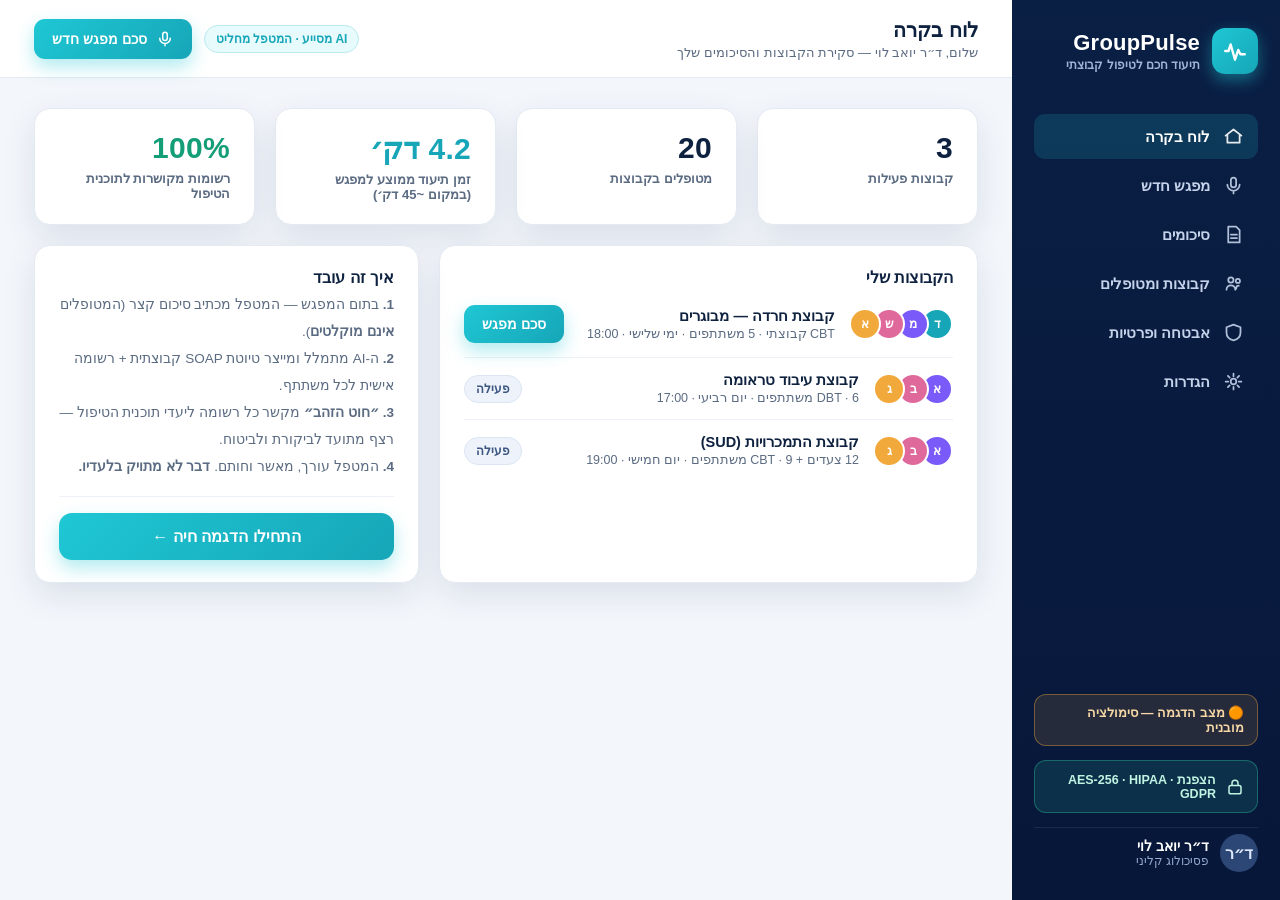
<file: index.html>
<!doctype html>
<html lang="he" dir="rtl">
<head>
<meta charset="utf-8">
<title>GroupPulse</title>
<script>location.replace('app/' + location.search)</script>
<noscript><meta http-equiv="refresh" content="0; url=app/"></noscript>
</head>
<body>
<p>מעביר לדמו... <a href="app/">לחצו כאן אם לא הועברתם</a></p>
</body>
</html>
</file>
<file: app/styles.css>
/* GroupPulse — live demo app (RTL, navy/turquoise) */
:root{
  --navy-900:#07173a;
  --navy-800:#0A1F44;
  --navy-700:#12305C;
  --navy-600:#1B3E73;
  --turq-500:#1FC7D4;
  --turq-600:#16A6B8;
  --turq-050:#E7FAFC;
  --teal-500:#2FD4A8;
  --amber-500:#F2A93B;
  --red-500:#E5484D;
  --bg:#F3F6FB;
  --card:#FFFFFF;
  --ink:#0E2240;
  --muted:#5B6B82;
  --line:#E4EAF2;
  --line-2:#EEF2F8;
  --shadow:0 12px 34px rgba(13,38,77,.10);
  --radius:16px;
}
*{box-sizing:border-box;margin:0;padding:0}
html,body{height:100%}
body{font-family:"Segoe UI","Heebo","Assistant",Arial,sans-serif;color:var(--ink);background:var(--bg)}
.stage{min-height:100vh;display:flex;align-items:stretch}

/* ---------- Sidebar ---------- */
.sidebar{width:268px;flex:none;background:linear-gradient(180deg,var(--navy-800),var(--navy-900));
  color:#fff;padding:28px 22px;display:flex;flex-direction:column;gap:8px;position:sticky;top:0;height:100vh}
.brand{display:flex;align-items:center;gap:12px;margin-bottom:26px}
.brand .logo{width:46px;height:46px;border-radius:13px;background:linear-gradient(135deg,var(--turq-500),var(--turq-600));
  display:flex;align-items:center;justify-content:center;box-shadow:0 6px 16px rgba(31,199,212,.45)}
.brand .logo svg{width:26px;height:26px}
.brand h1{font-size:22px;font-weight:800;letter-spacing:.2px}
.brand span{display:block;font-size:11.5px;color:#9FB4D6;font-weight:600;margin-top:2px}
.nav{display:flex;flex-direction:column;gap:4px;margin-top:6px}
.nav a{display:flex;align-items:center;gap:13px;padding:12px 14px;border-radius:11px;
  color:#C4D2EA;font-size:15px;font-weight:600;text-decoration:none;cursor:pointer}
.nav a svg{width:21px;height:21px;flex:none;opacity:.9}
.nav a.active{background:rgba(31,199,212,.16);color:#fff}
.nav a:hover{background:rgba(255,255,255,.06);color:#fff}
.side-foot{margin-top:auto;display:flex;flex-direction:column;gap:14px}
.secure-pill{display:flex;align-items:center;gap:10px;background:rgba(47,212,168,.13);
  border:1px solid rgba(47,212,168,.35);border-radius:12px;padding:11px 13px;color:#BFF3E2;font-size:12.5px;font-weight:700}
.secure-pill svg{width:18px;height:18px;flex:none}
.mode-pill{display:flex;align-items:center;gap:10px;border-radius:12px;padding:10px 13px;font-size:12.5px;font-weight:700;cursor:pointer;border:1px solid transparent}
.mode-pill.sim{background:rgba(242,169,59,.13);border-color:rgba(242,169,59,.4);color:#F8D9A6}
.mode-pill.live{background:rgba(31,199,212,.13);border-color:rgba(31,199,212,.4);color:#AEEDF3}
.user{display:flex;align-items:center;gap:11px;padding-top:6px;border-top:1px solid rgba(255,255,255,.08)}
.user .ava{width:38px;height:38px;border-radius:50%;background:#2C4775;display:flex;align-items:center;justify-content:center;font-weight:700;color:#DCE7FA;flex:none}
.user .nm{font-size:13.5px;font-weight:700}
.user .rl{font-size:11.5px;color:#93A8CE}

/* ---------- Main ---------- */
.main{flex:1;display:flex;flex-direction:column;min-width:0}
.topbar{min-height:78px;background:#fff;border-bottom:1px solid var(--line);
  display:flex;align-items:center;justify-content:space-between;padding:14px 34px;flex:none;gap:14px;flex-wrap:wrap}
.topbar .pg h2{font-size:20px;font-weight:800}
.topbar .pg p{font-size:13px;color:var(--muted);margin-top:3px}
.topbar .acts{display:flex;align-items:center;gap:12px;flex-wrap:wrap}
.btn{border:none;cursor:pointer;border-radius:11px;font-weight:700;font-size:14px;
  padding:11px 18px;display:inline-flex;align-items:center;gap:9px;font-family:inherit;transition:filter .15s}
.btn:hover{filter:brightness(1.06)}
.btn:disabled{opacity:.45;cursor:not-allowed}
.btn svg{width:18px;height:18px}
.btn-primary{background:linear-gradient(135deg,var(--turq-500),var(--turq-600));color:#fff;box-shadow:0 8px 18px rgba(31,199,212,.35)}
.btn-ghost{background:#fff;border:1px solid var(--line);color:var(--ink)}
.btn-navy{background:var(--navy-700);color:#fff}
.btn-success{background:linear-gradient(135deg,#2FD4A8,#1FB48C);color:#fff;box-shadow:0 8px 18px rgba(47,212,168,.35)}
.btn-danger{background:#fff;border:1px solid #F5C6C8;color:#C0353A}
.btn-lg{font-size:16px;padding:14px 26px;border-radius:13px}
.content{padding:30px 34px;flex:1;overflow-y:auto}

.grid{display:grid;gap:20px}
.card{background:var(--card);border:1px solid var(--line);border-radius:var(--radius);box-shadow:var(--shadow)}
.pad{padding:22px 24px}
.section-title{font-size:16px;font-weight:800;margin-bottom:4px}
.muted{color:var(--muted)}
.badge{display:inline-flex;align-items:center;gap:7px;font-size:12px;font-weight:800;padding:6px 11px;border-radius:999px}
.b-draft{background:#FEF3E2;color:#C77E16;border:1px solid #F6D9A8}
.b-ai{background:var(--turq-050);color:var(--turq-600);border:1px solid #BCEBEF}
.b-secure{background:#E8FAF3;color:#149E78;border:1px solid #B7ECD9}
.b-soft{background:#EEF3FB;color:#3C5680;border:1px solid #DBE5F4}
.b-approved{background:#E8FAF3;color:#149E78;border:1px solid #B7ECD9}
.b-crisis{background:#FDECEC;color:#C0353A;border:1px solid #F5C6C8}
.kpi{display:flex;flex-direction:column;gap:6px}
.kpi .v{font-size:30px;font-weight:800;letter-spacing:.3px}
.kpi .l{font-size:13px;color:var(--muted);font-weight:600}
.av-sm{width:40px;height:40px;border-radius:50%;display:flex;align-items:center;justify-content:center;font-weight:800;font-size:14px;color:#fff;flex:none}
.divider{height:1px;background:var(--line-2);margin:16px 0}

/* ---------- Dashboard ---------- */
.kpis{grid-template-columns:repeat(4,1fr)}
.dash-grid{grid-template-columns:1.4fr 1fr;margin-top:20px}
.g-row{display:flex;align-items:center;gap:14px;padding:14px 0;border-bottom:1px solid var(--line-2)}
.g-row:last-child{border-bottom:none}
.g-row .info{flex:1;min-width:0}
.g-row .nm{font-weight:800;font-size:14.5px}
.g-row .sub{font-size:12.5px;color:var(--muted);margin-top:2px}
.avs{display:flex}
.avs .av-sm{width:32px;height:32px;font-size:12px;margin-inline-start:-8px;border:2px solid #fff}
.avs .av-sm:first-child{margin-inline-start:0}

/* ---------- Dictation ---------- */
.dict-wrap{max-width:860px;margin:0 auto;display:flex;flex-direction:column;gap:20px}
.rec-card{display:flex;flex-direction:column;align-items:center;gap:16px;padding:34px 28px;text-align:center}
.no-rec-pill{display:inline-flex;align-items:center;gap:8px;background:var(--turq-050);color:var(--turq-600);
  border:1px solid #BCEBEF;border-radius:999px;padding:7px 15px;font-size:13px;font-weight:700}
.mic-btn{width:120px;height:120px;border-radius:50%;border:none;cursor:pointer;
  background:linear-gradient(135deg,var(--turq-500),var(--turq-600));color:#fff;
  display:flex;align-items:center;justify-content:center;box-shadow:0 12px 34px rgba(31,199,212,.45);transition:transform .15s}
.mic-btn:hover{transform:scale(1.04)}
.mic-btn svg{width:48px;height:48px}
.mic-btn.rec{background:linear-gradient(135deg,#E5484D,#C0353A);box-shadow:0 12px 34px rgba(229,72,77,.4);animation:pulse 1.4s infinite}
@keyframes pulse{0%{box-shadow:0 0 0 0 rgba(229,72,77,.45)}70%{box-shadow:0 0 0 22px rgba(229,72,77,0)}100%{box-shadow:0 0 0 0 rgba(229,72,77,0)}}
.timer{font-size:34px;font-weight:800;font-variant-numeric:tabular-nums;letter-spacing:1px}
.wave{display:flex;align-items:center;gap:4px;height:44px}
.wave i{width:5px;border-radius:3px;background:var(--turq-500);height:8px}
.wave.on i{animation:wv .9s ease-in-out infinite}
@keyframes wv{0%,100%{height:8px}50%{height:38px}}
.transcript{width:100%;min-height:170px;border:1px solid var(--line);border-radius:13px;padding:16px 18px;
  font-family:inherit;font-size:15px;line-height:1.9;resize:vertical;background:#fff;color:var(--ink)}
.transcript:focus{outline:2px solid var(--turq-500);border-color:transparent}
.dict-actions{display:flex;gap:12px;justify-content:center;flex-wrap:wrap}
.hint{font-size:12.5px;color:var(--muted)}

/* ---------- Processing ---------- */
.proc-wrap{max-width:620px;margin:60px auto;display:flex;flex-direction:column;gap:14px}
.step{display:flex;align-items:center;gap:14px;background:#fff;border:1px solid var(--line);border-radius:13px;padding:16px 20px;box-shadow:var(--shadow);opacity:.45;transition:opacity .3s}
.step.on{opacity:1}
.step .ic{width:40px;height:40px;border-radius:11px;background:var(--turq-050);display:flex;align-items:center;justify-content:center;flex:none}
.step .ic svg{width:21px;height:21px}
.step b{font-size:14.5px}
.step p{font-size:12.5px;color:var(--muted);margin-top:2px}
.step .st{margin-inline-start:auto;font-size:13px;font-weight:800;color:var(--muted)}
.step.done .st{color:#149E78}
.step.on:not(.done) .st{color:var(--turq-600)}
.spin{display:inline-block;width:15px;height:15px;border:2.5px solid var(--turq-050);border-top-color:var(--turq-600);border-radius:50%;animation:sp .8s linear infinite;vertical-align:middle}
@keyframes sp{to{transform:rotate(360deg)}}

/* ---------- Results ---------- */
.crisis-banner{display:flex;align-items:flex-start;gap:14px;background:#FDECEC;border:1.5px solid #F0A9AC;border-radius:14px;padding:16px 20px;margin-bottom:20px}
.crisis-banner .ic{width:42px;height:42px;border-radius:11px;background:#F9D3D4;display:flex;align-items:center;justify-content:center;flex:none}
.crisis-banner b{color:#A32226;font-size:15px}
.crisis-banner p{font-size:13px;color:#7A3336;margin-top:3px;line-height:1.7}
.hitl-banner{display:flex;align-items:center;gap:12px;background:linear-gradient(90deg,#0A1F44,#12305C);color:#fff;border-radius:14px;padding:14px 20px;margin-bottom:20px}
.hitl-banner .ic{width:40px;height:40px;border-radius:11px;background:rgba(31,199,212,.2);display:flex;align-items:center;justify-content:center;flex:none}
.hitl-banner .ic svg{width:22px;height:22px}
.hitl-banner b{font-size:14px}
.hitl-banner p{font-size:12px;color:#AFC0E0;margin-top:2px}
.res-grid{display:grid;grid-template-columns:1fr;gap:20px}
.tabs{display:flex;gap:8px;flex-wrap:wrap;margin-bottom:18px}
.tab{border:1px solid var(--line);background:#fff;border-radius:999px;padding:9px 17px;font-weight:700;font-size:13.5px;cursor:pointer;font-family:inherit;color:var(--ink);display:inline-flex;align-items:center;gap:8px}
.tab.active{background:var(--navy-700);color:#fff;border-color:var(--navy-700)}
.tab .st-dot{width:8px;height:8px;border-radius:50%;background:var(--amber-500)}
.tab .st-dot.ok{background:var(--teal-500)}
.note-head{display:flex;align-items:center;justify-content:space-between;gap:12px;flex-wrap:wrap;margin-bottom:14px}
.note-head h3{font-size:17px;font-weight:800;display:flex;align-items:center;gap:10px}
.note-body{border:1px solid var(--line);border-radius:13px;padding:4px}
.note-edit{width:100%;min-height:220px;border:none;padding:16px 18px;font-family:inherit;font-size:14.5px;line-height:2;resize:vertical;background:transparent;color:var(--ink)}
.note-edit:focus{outline:2px solid var(--turq-500);border-radius:11px}
.soap-tag{display:inline-block;background:var(--turq-050);color:#0E7C8A;font-weight:800;border-radius:6px;padding:1px 8px;font-size:12.5px}
.note-foot{display:flex;align-items:center;justify-content:space-between;gap:12px;margin-top:14px;flex-wrap:wrap}
.signed{font-size:12.5px;color:#149E78;font-weight:700}

/* golden thread */
.gt-panel{background:#FBF7EC;border:1px solid #EBD9A8;border-radius:13px;padding:16px 18px;margin-top:16px}
.gt-panel .gt-head{display:flex;align-items:center;gap:9px;font-weight:800;font-size:13.5px;color:#8A6A14;margin-bottom:10px}
.gt-item{display:flex;align-items:flex-start;gap:10px;padding:8px 0;border-bottom:1px dashed #EBD9A8;font-size:13px;line-height:1.7}
.gt-item:last-child{border-bottom:none}
.gt-item .gdot{width:9px;height:9px;border-radius:50%;background:#D9A620;flex:none;margin-top:7px}
.gt-item b{color:#6E5410}
.gt-item .prog{margin-inline-start:auto;flex:none;font-size:11.5px;font-weight:800;padding:3px 9px;border-radius:999px}
.prog.up{background:#E8FAF3;color:#149E78}
.prog.same{background:#EEF3FB;color:#3C5680}
.prog.down{background:#FDECEC;color:#C0353A}

/* ---------- Patients / groups view ---------- */
.p-grid{grid-template-columns:repeat(auto-fill,minmax(300px,1fr))}
.p-card .top{display:flex;align-items:center;gap:13px;margin-bottom:12px}
.p-card h4{font-size:15.5px;font-weight:800}
.p-card .dx{font-size:12.5px;color:var(--muted);margin-top:2px}
.goal{display:flex;align-items:center;gap:9px;font-size:13px;padding:7px 0;border-bottom:1px solid var(--line-2)}
.goal:last-child{border-bottom:none}
.goal .gdot{width:8px;height:8px;border-radius:50%;background:var(--turq-500);flex:none}

/* ---------- Security view ---------- */
.sec-grid{grid-template-columns:repeat(auto-fill,minmax(280px,1fr))}
.sec-card{display:flex;gap:14px;align-items:flex-start}
.sec-card .ic{width:44px;height:44px;border-radius:12px;background:var(--turq-050);display:flex;align-items:center;justify-content:center;flex:none}
.sec-card .ic svg{width:23px;height:23px}
.sec-card b{font-size:14.5px}
.sec-card p{font-size:13px;color:var(--muted);margin-top:4px;line-height:1.7}

/* ---------- Modal ---------- */
.modal-bg{position:fixed;inset:0;background:rgba(7,23,58,.55);display:none;align-items:center;justify-content:center;z-index:50;padding:20px}
.modal-bg.open{display:flex}
.modal{background:#fff;border-radius:18px;max-width:520px;width:100%;padding:28px;box-shadow:0 30px 80px rgba(7,23,58,.35)}
.modal h3{font-size:18px;font-weight:800;margin-bottom:6px}
.modal p{font-size:13.5px;color:var(--muted);line-height:1.8}
.modal input{width:100%;border:1px solid var(--line);border-radius:11px;padding:12px 14px;font-size:14px;font-family:inherit;margin:14px 0;direction:ltr;text-align:left}
.modal .row{display:flex;gap:10px;justify-content:flex-end;flex-wrap:wrap}

/* toast */
.toast{position:fixed;bottom:26px;inset-inline-start:50%;transform:translateX(50%);background:var(--navy-800);color:#fff;
  border-radius:12px;padding:13px 22px;font-weight:700;font-size:14px;box-shadow:0 14px 40px rgba(7,23,58,.4);z-index:60;
  opacity:0;pointer-events:none;transition:opacity .25s}
[dir="rtl"] .toast{transform:translateX(50%)}
.toast.show{opacity:1}

.view{display:none}
.view.active{display:block}

/* hamburger (mobile only) */
.hamburger{display:none;border:1px solid var(--line);background:#fff;border-radius:11px;width:44px;height:44px;
  align-items:center;justify-content:center;cursor:pointer;flex:none}
.hamburger svg{width:22px;height:22px}
.side-overlay{display:none;position:fixed;inset:0;background:rgba(7,23,58,.5);z-index:39}
.side-overlay.open{display:block}

@media(max-width:1100px){.kpis{grid-template-columns:repeat(2,1fr)}.dash-grid{grid-template-columns:1fr}}
@media(max-width:840px){
  .sidebar{position:fixed;inset-inline-start:0;top:0;z-index:40;transform:translateX(100%);transition:transform .25s;box-shadow:0 0 60px rgba(7,23,58,.4)}
  [dir="rtl"] .sidebar{transform:translateX(100%)}
  .sidebar.open{transform:translateX(0)}
  .hamburger{display:inline-flex}
  .content{padding:18px 16px}
  .topbar{padding:12px 16px}
  .topbar .pg h2{font-size:17px}
  .topbar .pg p{font-size:12px}
  .topbar .acts .b-ai{display:none}
  .kpis{grid-template-columns:repeat(2,1fr)}
  .kpi .v{font-size:22px}
  .kpi .l{font-size:12px}
  .tabs{flex-wrap:nowrap;overflow-x:auto;padding-bottom:6px;-webkit-overflow-scrolling:touch}
  .tab{flex:none}
  .g-row{flex-wrap:wrap}
  .mic-btn{width:96px;height:96px}
  .mic-btn svg{width:38px;height:38px}
  .timer{font-size:28px}
  .btn-lg{width:100%;justify-content:center}
  .note-head h3{font-size:15px}
  .rec-card{padding:24px 16px}
  .pad{padding:16px 16px}
}
html,body{overflow-x:hidden}
</file>
